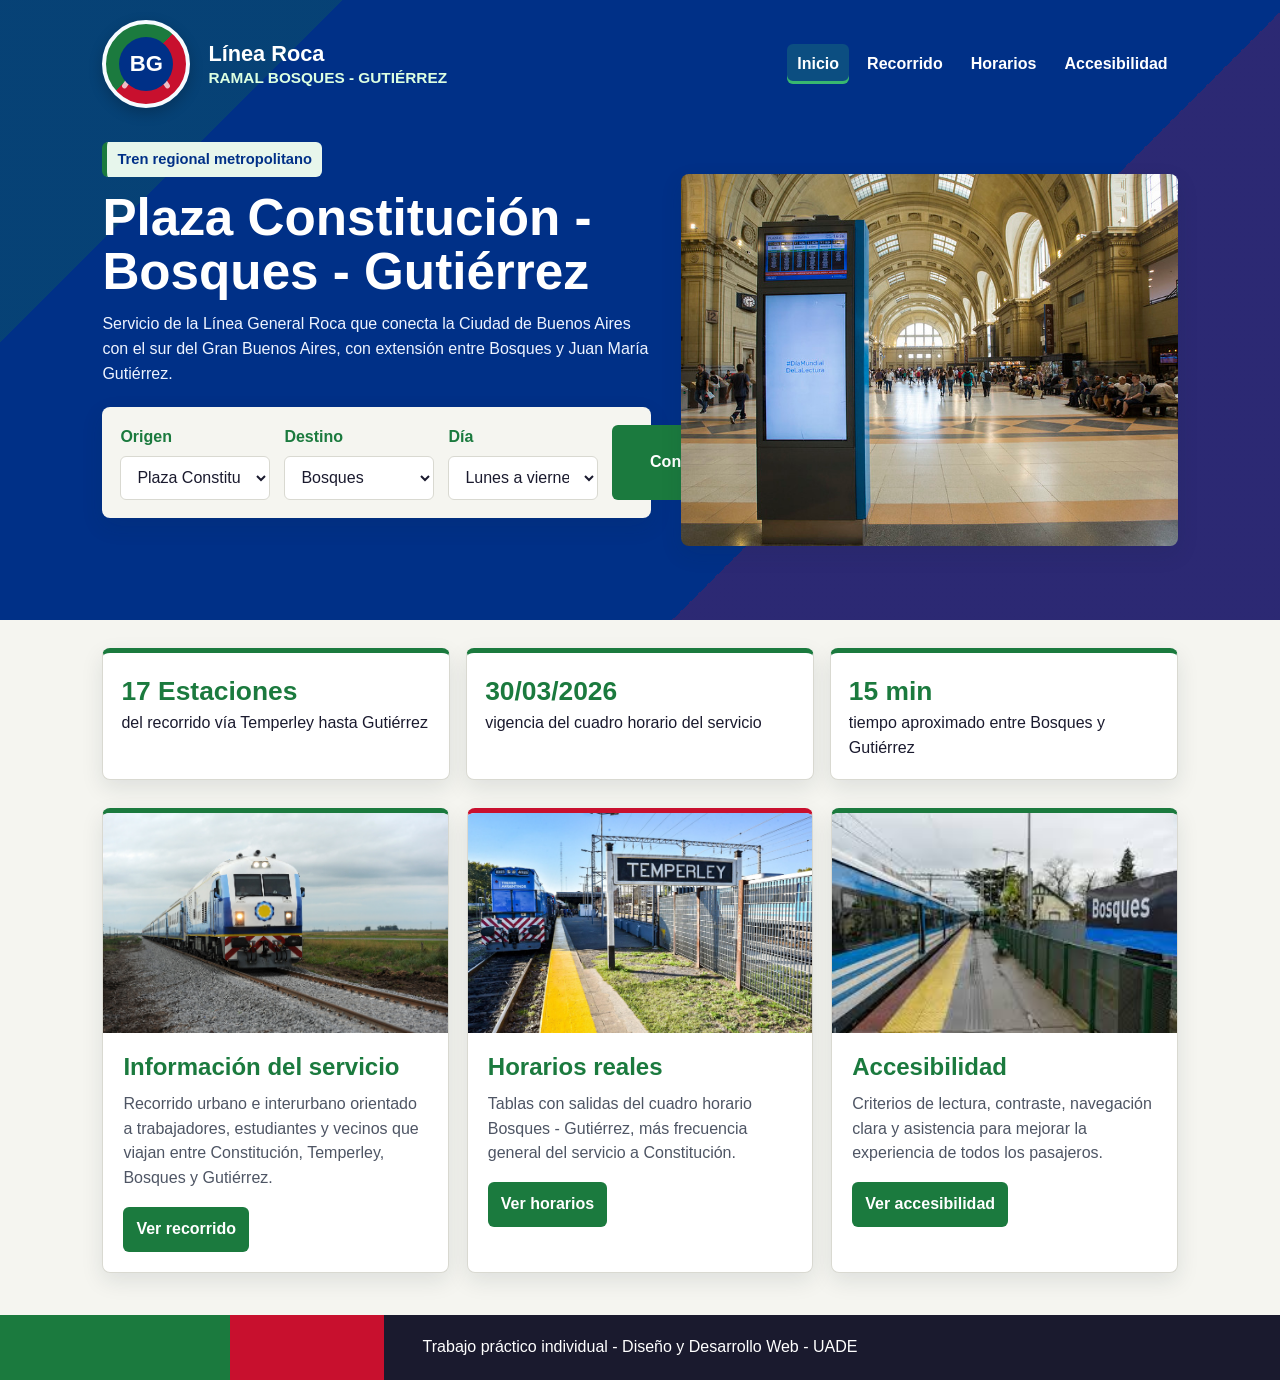
<file: index.html>
<!DOCTYPE html>
<html lang="es">

<head>
    <meta charset="UTF-8">
    <meta name="viewport" content="width=device-width, initial-scale=1.0">
    <title>Línea Roca | Bosques - Gutiérrez</title>
    <link rel="stylesheet" href="css/estilos.css">
</head>

<body>
    <header class="site-header">
        <div class="topbar">
            <a class="logo ramal-logo" href="index.html" aria-label="Línea Roca, Ramal Bosques Gutiérrez">
                <span class="ramal-icono" aria-hidden="true"><span>BG</span></span>
                <span class="logo-texto">
                    <strong>Línea Roca</strong>
                    <small>Ramal Bosques - Gutiérrez</small>
                </span>
            </a>

            <nav aria-label="Navegación principal">
                <ul class="menu">
                    <li><a aria-current="page" href="index.html">Inicio</a></li>
                    <li><a href="recorrido.html">Recorrido</a></li>
                    <li><a href="horarios.html">Horarios</a></li>
                    <li><a href="accesibilidad.html">Accesibilidad</a></li>
                </ul>
            </nav>
        </div>

        <section class="hero">
            <div class="hero-texto">
                <span class="etiqueta">Tren regional metropolitano</span>
                <h1>Plaza Constitución - Bosques - Gutiérrez</h1>
                <p>
                    Servicio de la Línea General Roca que conecta la Ciudad de Buenos Aires
                    con el sur del Gran Buenos Aires, con extensión entre Bosques y Juan
                    María Gutiérrez.
                </p>

                <form class="buscador" id="consulta-form">
                    <div class="campo">
                        <label for="origen">Origen</label>
                        <select id="origen" name="origen">
                            <option value="constitucion">Plaza Constitución</option>
                            <option value="temperley">Temperley</option>
                            <option value="bosques">Bosques</option>
                            <option value="gutierrez">Juan María Gutiérrez</option>
                        </select>
                    </div>

                    <div class="campo">
                        <label for="destino">Destino</label>
                        <select id="destino" name="destino">
                            <option value="bosques">Bosques</option>
                            <option value="gutierrez">Juan María Gutiérrez</option>
                            <option value="temperley">Temperley</option>
                            <option value="constitucion">Plaza Constitución</option>
                        </select>
                    </div>

                    <div class="campo">
                        <label for="dia">Día</label>
                        <select id="dia" name="dia">
                            <option value="habiles">Lunes a viernes</option>
                            <option value="sabado">Sábado</option>
                            <option value="domingo">Domingos y feriados</option>
                        </select>
                    </div>

                    <button type="submit">Consultar</button>
                </form>

                <p id="mensaje" class="mensaje" role="status"></p>
            </div>

            <div class="hero-imagen">
                <img src="img/constitucion.jpg" alt="Hall de la estación Plaza Constitución">
            </div>
        </section>
    </header>

    <main>
        <section class="resumen-servicio" aria-label="Datos principales del servicio">
            <article>
                <span class="dato">17 Estaciones</span>
                <p> del recorrido vía Temperley hasta Gutiérrez</p>
            </article>
            <article>
                <span class="dato">30/03/2026</span>
                <p>vigencia del cuadro horario del servicio</p>
            </article>
            <article>
                <span class="dato">15 min</span>
                <p>tiempo aproximado entre Bosques y Gutiérrez</p>
            </article>
        </section>

        <section class="tarjetas-home">
            <article class="card-home">
                <img src="img/tren-roca.jpg" alt="Formación eléctrica de la Línea Roca">
                <div class="contenido-card">
                    <h2>Información del servicio</h2>
                    <p>
                        Recorrido urbano e interurbano orientado a trabajadores, estudiantes
                        y vecinos que viajan entre Constitución, Temperley, Bosques y Gutiérrez.
                    </p>
                    <a href="recorrido.html">Ver recorrido</a>
                </div>
            </article>

            <article class="card-home">
                <img src="img/temperley.jpg" alt="Andenes de la estación Temperley">
                <div class="contenido-card">
                    <h2>Horarios reales</h2>
                    <p>
                        Tablas con salidas del cuadro horario Bosques - Gutiérrez,
                        más frecuencia general del servicio a Constitución.
                    </p>
                    <a href="horarios.html">Ver horarios</a>
                </div>
            </article>

            <article class="card-home">
                <img src="img/bosques.jpg" alt="Estación Bosques de la Línea Roca">
                <div class="contenido-card">
                    <h2>Accesibilidad</h2>
                    <p>
                        Criterios de lectura, contraste, navegación clara y asistencia para
                        mejorar la experiencia de todos los pasajeros.
                    </p>
                    <a href="accesibilidad.html">Ver accesibilidad</a>
                </div>
            </article>
        </section>
    </main>

    <footer class="footer">
        <p>Trabajo práctico individual - Diseño y Desarrollo Web - UADE</p>
    </footer>

    <script src="js/app.js"></script>
</body>

</html>
</file>
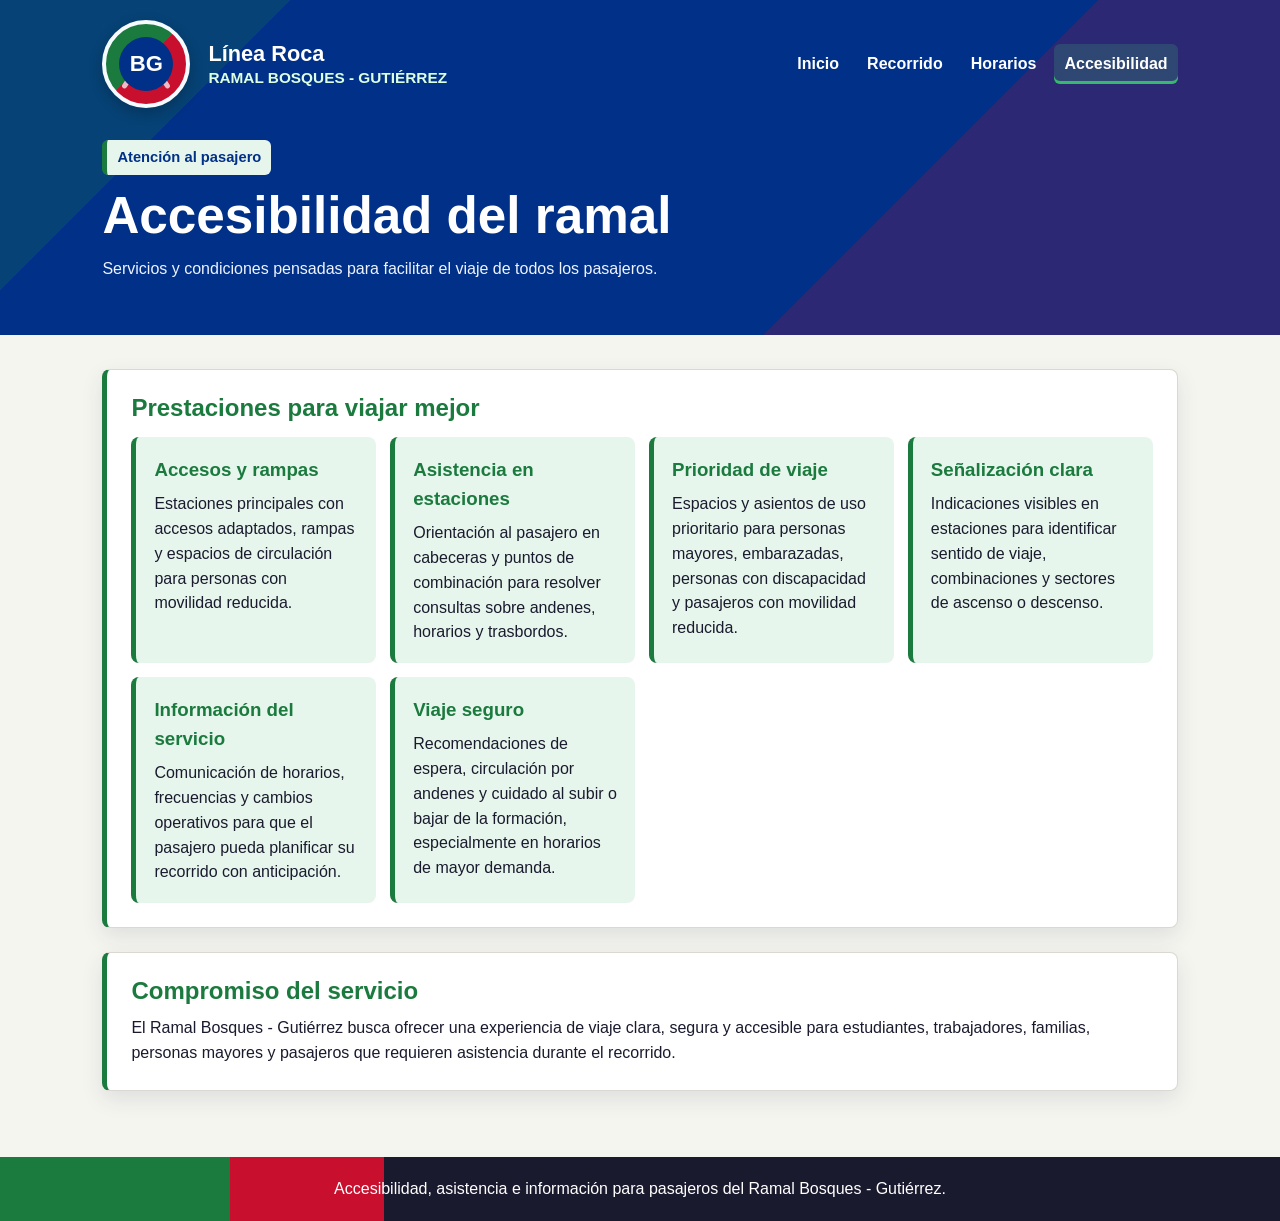
<file: accesibilidad.html>
<!DOCTYPE html>
<html lang="es">

<head>
    <meta charset="UTF-8">
    <meta name="viewport" content="width=device-width, initial-scale=1.0">
    <title>Línea Roca | Accesibilidad</title>
    <link rel="stylesheet" href="css/estilos.css">
</head>

<body>
    <header class="header-interno">
        <div class="topbar">
            <a class="logo ramal-logo" href="index.html" aria-label="Línea Roca, Ramal Bosques Gutiérrez">
                <span class="ramal-icono" aria-hidden="true"><span>BG</span></span>
                <span class="logo-texto">
                    <strong>Línea Roca</strong>
                    <small>Ramal Bosques - Gutiérrez</small>
                </span>
            </a>

            <nav aria-label="Navegación principal">
                <ul class="menu">
                    <li><a href="index.html">Inicio</a></li>
                    <li><a href="recorrido.html">Recorrido</a></li>
                    <li><a href="horarios.html">Horarios</a></li>
                    <li><a aria-current="page" href="accesibilidad.html">Accesibilidad</a></li>
                </ul>
            </nav>
        </div>

        <div class="titulo-pagina">
            <span class="etiqueta">Atención al pasajero</span>
            <h1>Accesibilidad del ramal</h1>
            <p>Servicios y condiciones pensadas para facilitar el viaje de todos los pasajeros.</p>
        </div>
    </header>

    <main class="contenedor">
        <section class="tarjeta">
            <h2>Prestaciones para viajar mejor</h2>
            <div class="grid-accesibilidad">
                <article class="item-acceso">
                    <h3>Accesos y rampas</h3>
                    <p>Estaciones principales con accesos adaptados, rampas y espacios de circulación para personas con movilidad reducida.</p>
                </article>

                <article class="item-acceso">
                    <h3>Asistencia en estaciones</h3>
                    <p>Orientación al pasajero en cabeceras y puntos de combinación para resolver consultas sobre andenes, horarios y trasbordos.</p>
                </article>

                <article class="item-acceso">
                    <h3>Prioridad de viaje</h3>
                    <p>Espacios y asientos de uso prioritario para personas mayores, embarazadas, personas con discapacidad y pasajeros con movilidad reducida.</p>
                </article>

                <article class="item-acceso">
                    <h3>Señalización clara</h3>
                    <p>Indicaciones visibles en estaciones para identificar sentido de viaje, combinaciones y sectores de ascenso o descenso.</p>
                </article>

                <article class="item-acceso">
                    <h3>Información del servicio</h3>
                    <p>Comunicación de horarios, frecuencias y cambios operativos para que el pasajero pueda planificar su recorrido con anticipación.</p>
                </article>

                <article class="item-acceso">
                    <h3>Viaje seguro</h3>
                    <p>Recomendaciones de espera, circulación por andenes y cuidado al subir o bajar de la formación, especialmente en horarios de mayor demanda.</p>
                </article>
            </div>
        </section>

        <section class="tarjeta">
            <h2>Compromiso del servicio</h2>
            <p>
                El Ramal Bosques - Gutiérrez busca ofrecer una experiencia de viaje clara,
                segura y accesible para estudiantes, trabajadores, familias, personas mayores
                y pasajeros que requieren asistencia durante el recorrido.
            </p>
        </section>
    </main>

    <footer class="footer">
        <p>Accesibilidad, asistencia e información para pasajeros del Ramal Bosques - Gutiérrez.</p>
    </footer>
</body>

</html>
</file>
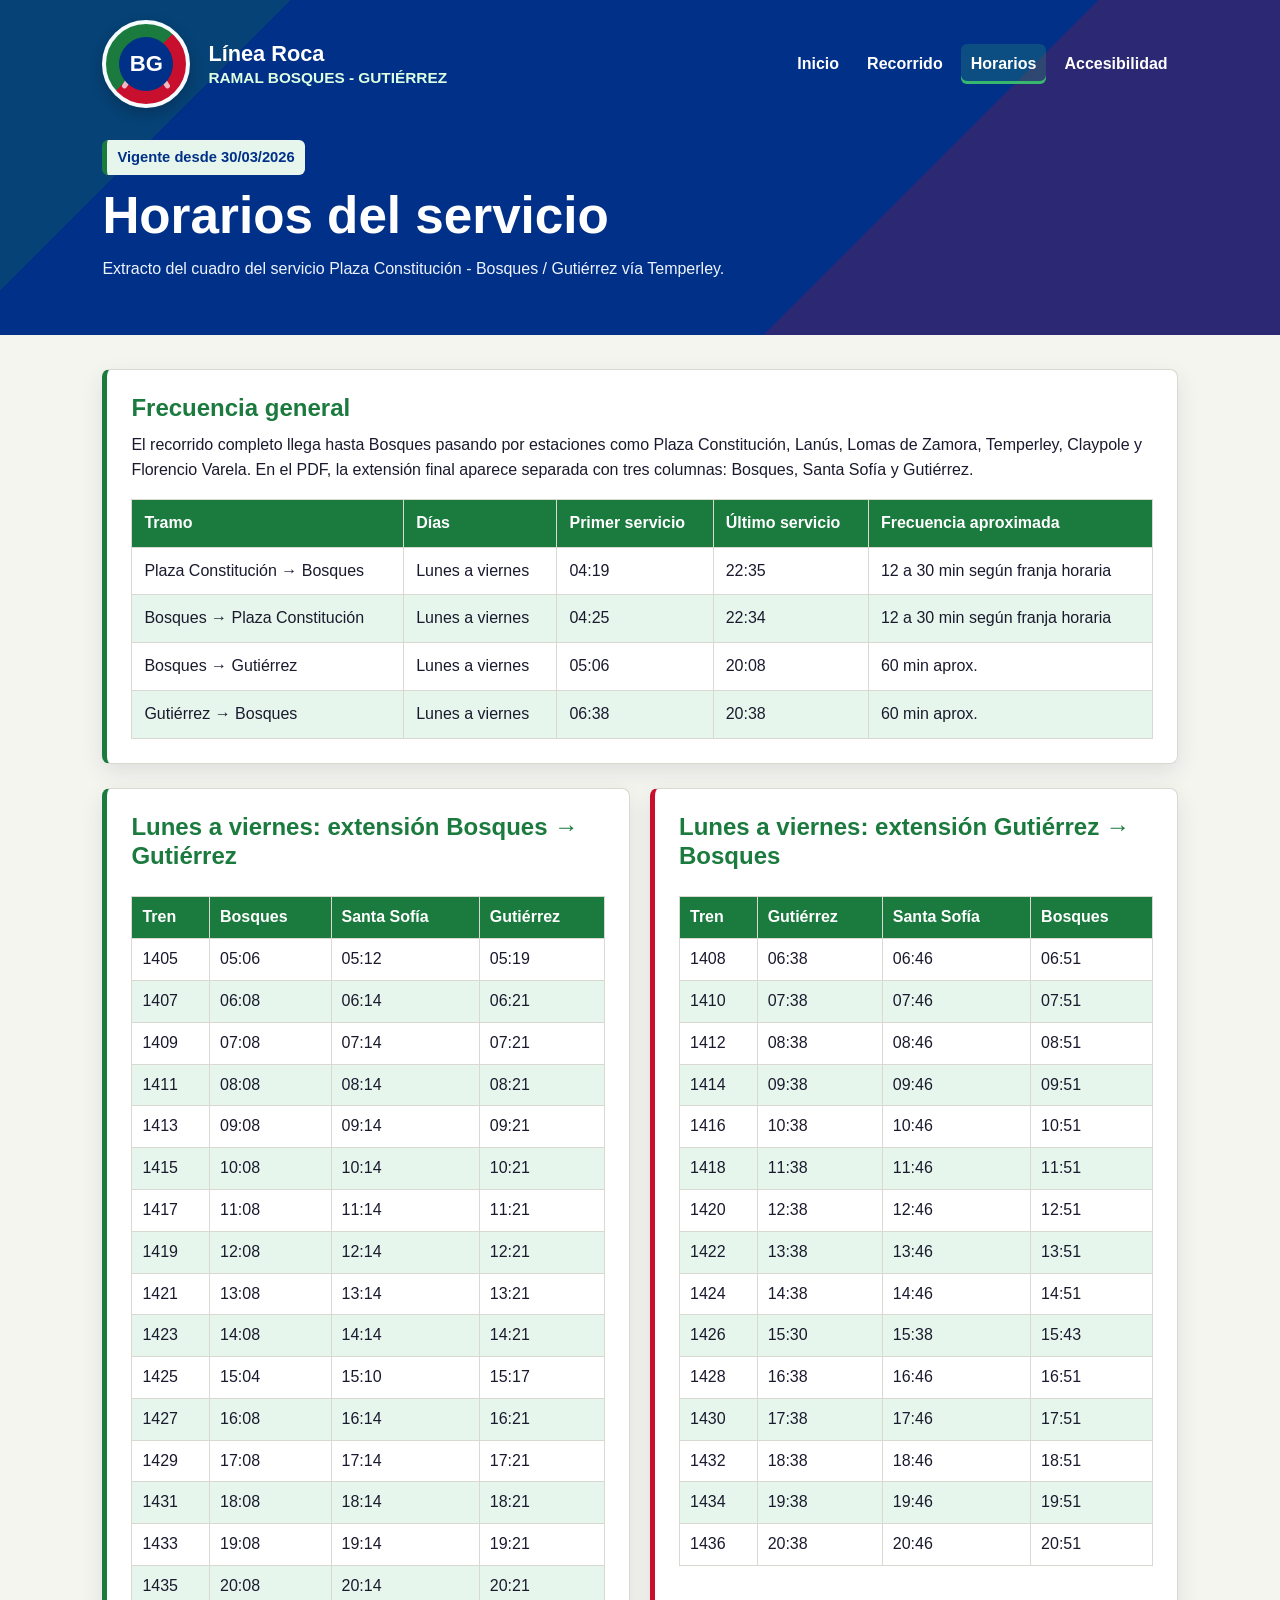
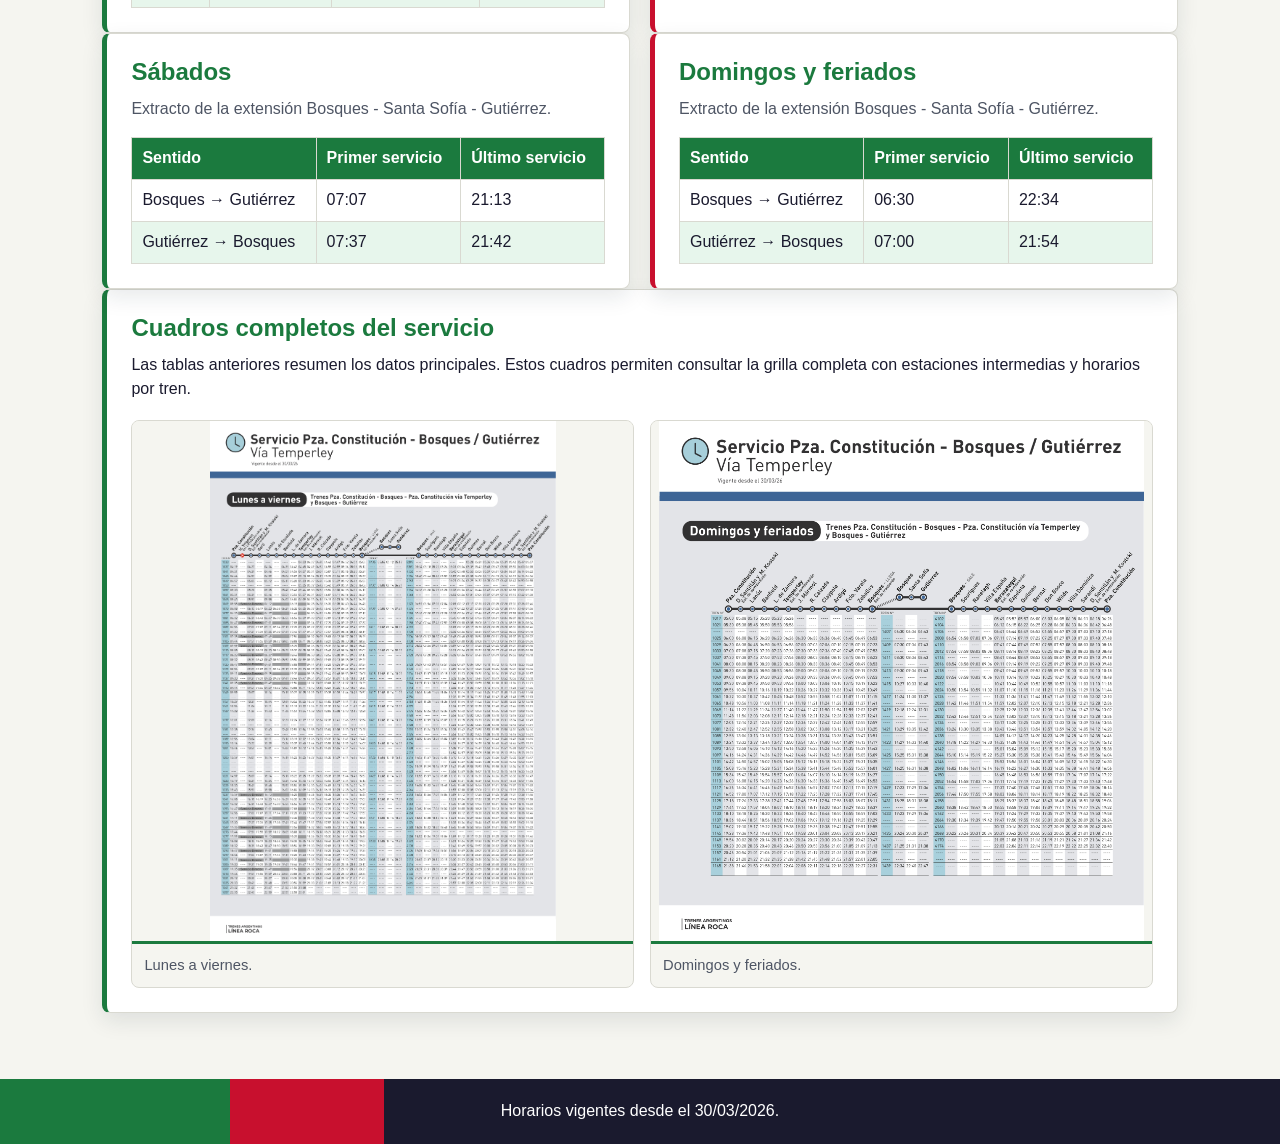
<file: horarios.html>
<!DOCTYPE html>
<html lang="es">

<head>
    <meta charset="UTF-8">
    <meta name="viewport" content="width=device-width, initial-scale=1.0">
    <title>Línea Roca | Horarios</title>
    <link rel="stylesheet" href="css/estilos.css">
</head>

<body>
    <header class="header-interno">
        <div class="topbar">
            <a class="logo ramal-logo" href="index.html" aria-label="Línea Roca, Ramal Bosques Gutiérrez">
                <span class="ramal-icono" aria-hidden="true"><span>BG</span></span>
                <span class="logo-texto">
                    <strong>Línea Roca</strong>
                    <small>Ramal Bosques - Gutiérrez</small>
                </span>
            </a>

            <nav aria-label="Navegación principal">
                <ul class="menu">
                    <li><a href="index.html">Inicio</a></li>
                    <li><a href="recorrido.html">Recorrido</a></li>
                    <li><a aria-current="page" href="horarios.html">Horarios</a></li>
                    <li><a href="accesibilidad.html">Accesibilidad</a></li>
                </ul>
            </nav>
        </div>

        <div class="titulo-pagina">
            <span class="etiqueta">Vigente desde 30/03/2026</span>
            <h1>Horarios del servicio</h1>
            <p>Extracto del cuadro del servicio Plaza Constitución - Bosques / Gutiérrez vía Temperley.</p>
        </div>
    </header>

    <main class="contenedor">
        <section class="tarjeta">
            <h2>Frecuencia general</h2>
            <p>
                El recorrido completo llega hasta Bosques pasando por estaciones como Plaza
                Constitución, Lanús, Lomas de Zamora, Temperley, Claypole y Florencio Varela.
                En el PDF, la extensión final aparece separada con tres columnas:
                Bosques, Santa Sofía y Gutiérrez.
            </p>
            <div class="tabla-scroll">
                <table>
                    <thead>
                        <tr>
                            <th>Tramo</th>
                            <th>Días</th>
                            <th>Primer servicio</th>
                            <th>Último servicio</th>
                            <th>Frecuencia aproximada</th>
                        </tr>
                    </thead>
                    <tbody>
                        <tr>
                            <td>Plaza Constitución → Bosques</td>
                            <td>Lunes a viernes</td>
                            <td>04:19</td>
                            <td>22:35</td>
                            <td>12 a 30 min según franja horaria</td>
                        </tr>
                        <tr>
                            <td>Bosques → Plaza Constitución</td>
                            <td>Lunes a viernes</td>
                            <td>04:25</td>
                            <td>22:34</td>
                            <td>12 a 30 min según franja horaria</td>
                        </tr>
                        <tr>
                            <td>Bosques → Gutiérrez</td>
                            <td>Lunes a viernes</td>
                            <td>05:06</td>
                            <td>20:08</td>
                            <td>60 min aprox.</td>
                        </tr>
                        <tr>
                            <td>Gutiérrez → Bosques</td>
                            <td>Lunes a viernes</td>
                            <td>06:38</td>
                            <td>20:38</td>
                            <td>60 min aprox.</td>
                        </tr>
                    </tbody>
                </table>
            </div>
        </section>

        <section class="grid-dos-columnas">
            <article class="tarjeta">
                <h2>Lunes a viernes: extensión Bosques → Gutiérrez</h2>
                <div class="tabla-scroll">
                    <table class="tabla-compacta">
                        <thead>
                            <tr>
                                <th>Tren</th>
                                <th>Bosques</th>
                                <th>Santa Sofía</th>
                                <th>Gutiérrez</th>
                            </tr>
                        </thead>
                        <tbody>
                            <tr><td>1405</td><td>05:06</td><td>05:12</td><td>05:19</td></tr>
                            <tr><td>1407</td><td>06:08</td><td>06:14</td><td>06:21</td></tr>
                            <tr><td>1409</td><td>07:08</td><td>07:14</td><td>07:21</td></tr>
                            <tr><td>1411</td><td>08:08</td><td>08:14</td><td>08:21</td></tr>
                            <tr><td>1413</td><td>09:08</td><td>09:14</td><td>09:21</td></tr>
                            <tr><td>1415</td><td>10:08</td><td>10:14</td><td>10:21</td></tr>
                            <tr><td>1417</td><td>11:08</td><td>11:14</td><td>11:21</td></tr>
                            <tr><td>1419</td><td>12:08</td><td>12:14</td><td>12:21</td></tr>
                            <tr><td>1421</td><td>13:08</td><td>13:14</td><td>13:21</td></tr>
                            <tr><td>1423</td><td>14:08</td><td>14:14</td><td>14:21</td></tr>
                            <tr><td>1425</td><td>15:04</td><td>15:10</td><td>15:17</td></tr>
                            <tr><td>1427</td><td>16:08</td><td>16:14</td><td>16:21</td></tr>
                            <tr><td>1429</td><td>17:08</td><td>17:14</td><td>17:21</td></tr>
                            <tr><td>1431</td><td>18:08</td><td>18:14</td><td>18:21</td></tr>
                            <tr><td>1433</td><td>19:08</td><td>19:14</td><td>19:21</td></tr>
                            <tr><td>1435</td><td>20:08</td><td>20:14</td><td>20:21</td></tr>
                        </tbody>
                    </table>
                </div>
            </article>

            <article class="tarjeta">
                <h2>Lunes a viernes: extensión Gutiérrez → Bosques</h2>
                <div class="tabla-scroll">
                    <table class="tabla-compacta">
                        <thead>
                            <tr>
                                <th>Tren</th>
                                <th>Gutiérrez</th>
                                <th>Santa Sofía</th>
                                <th>Bosques</th>
                            </tr>
                        </thead>
                        <tbody>
                            <tr><td>1408</td><td>06:38</td><td>06:46</td><td>06:51</td></tr>
                            <tr><td>1410</td><td>07:38</td><td>07:46</td><td>07:51</td></tr>
                            <tr><td>1412</td><td>08:38</td><td>08:46</td><td>08:51</td></tr>
                            <tr><td>1414</td><td>09:38</td><td>09:46</td><td>09:51</td></tr>
                            <tr><td>1416</td><td>10:38</td><td>10:46</td><td>10:51</td></tr>
                            <tr><td>1418</td><td>11:38</td><td>11:46</td><td>11:51</td></tr>
                            <tr><td>1420</td><td>12:38</td><td>12:46</td><td>12:51</td></tr>
                            <tr><td>1422</td><td>13:38</td><td>13:46</td><td>13:51</td></tr>
                            <tr><td>1424</td><td>14:38</td><td>14:46</td><td>14:51</td></tr>
                            <tr><td>1426</td><td>15:30</td><td>15:38</td><td>15:43</td></tr>
                            <tr><td>1428</td><td>16:38</td><td>16:46</td><td>16:51</td></tr>
                            <tr><td>1430</td><td>17:38</td><td>17:46</td><td>17:51</td></tr>
                            <tr><td>1432</td><td>18:38</td><td>18:46</td><td>18:51</td></tr>
                            <tr><td>1434</td><td>19:38</td><td>19:46</td><td>19:51</td></tr>
                            <tr><td>1436</td><td>20:38</td><td>20:46</td><td>20:51</td></tr>
                        </tbody>
                    </table>
                </div>
            </article>
        </section>

        <section class="grid-dos-columnas">
            <article class="tarjeta">
                <h2>Sábados</h2>
                <p class="texto-ayuda">Extracto de la extensión Bosques - Santa Sofía - Gutiérrez.</p>
                <div class="tabla-scroll">
                    <table class="tabla-compacta">
                        <thead>
                            <tr><th>Sentido</th><th>Primer servicio</th><th>Último servicio</th></tr>
                        </thead>
                        <tbody>
                            <tr><td>Bosques → Gutiérrez</td><td>07:07</td><td>21:13</td></tr>
                            <tr><td>Gutiérrez → Bosques</td><td>07:37</td><td>21:42</td></tr>
                        </tbody>
                    </table>
                </div>
            </article>

            <article class="tarjeta">
                <h2>Domingos y feriados</h2>
                <p class="texto-ayuda">Extracto de la extensión Bosques - Santa Sofía - Gutiérrez.</p>
                <div class="tabla-scroll">
                    <table class="tabla-compacta">
                        <thead>
                            <tr><th>Sentido</th><th>Primer servicio</th><th>Último servicio</th></tr>
                        </thead>
                        <tbody>
                            <tr><td>Bosques → Gutiérrez</td><td>06:30</td><td>22:34</td></tr>
                            <tr><td>Gutiérrez → Bosques</td><td>07:00</td><td>21:54</td></tr>
                        </tbody>
                    </table>
                </div>
            </article>
        </section>

        <section class="tarjeta">
            <h2>Cuadros completos del servicio</h2>
            <p>
                Las tablas anteriores resumen los datos principales. Estos cuadros permiten
                consultar la grilla completa con estaciones intermedias y horarios por tren.
            </p>
            <div class="grid-capturas">
                <figure class="captura-pdf">
                    <img src="img/cuadro-habiles.png" alt="Cuadro completo de lunes a viernes del servicio Plaza Constitución - Bosques - Gutiérrez vía Temperley">
                    <figcaption>Lunes a viernes.</figcaption>
                </figure>

                <figure class="captura-pdf">
                    <img src="img/cuadro-domingos-feriados.png" alt="Cuadro completo de domingos y feriados del servicio Plaza Constitución - Bosques - Gutiérrez vía Temperley">
                    <figcaption>Domingos y feriados.</figcaption>
                </figure>
            </div>
        </section>
    </main>

    <footer class="footer">
        <p>Horarios vigentes desde el 30/03/2026.</p>
    </footer>
</body>

</html>
</file>
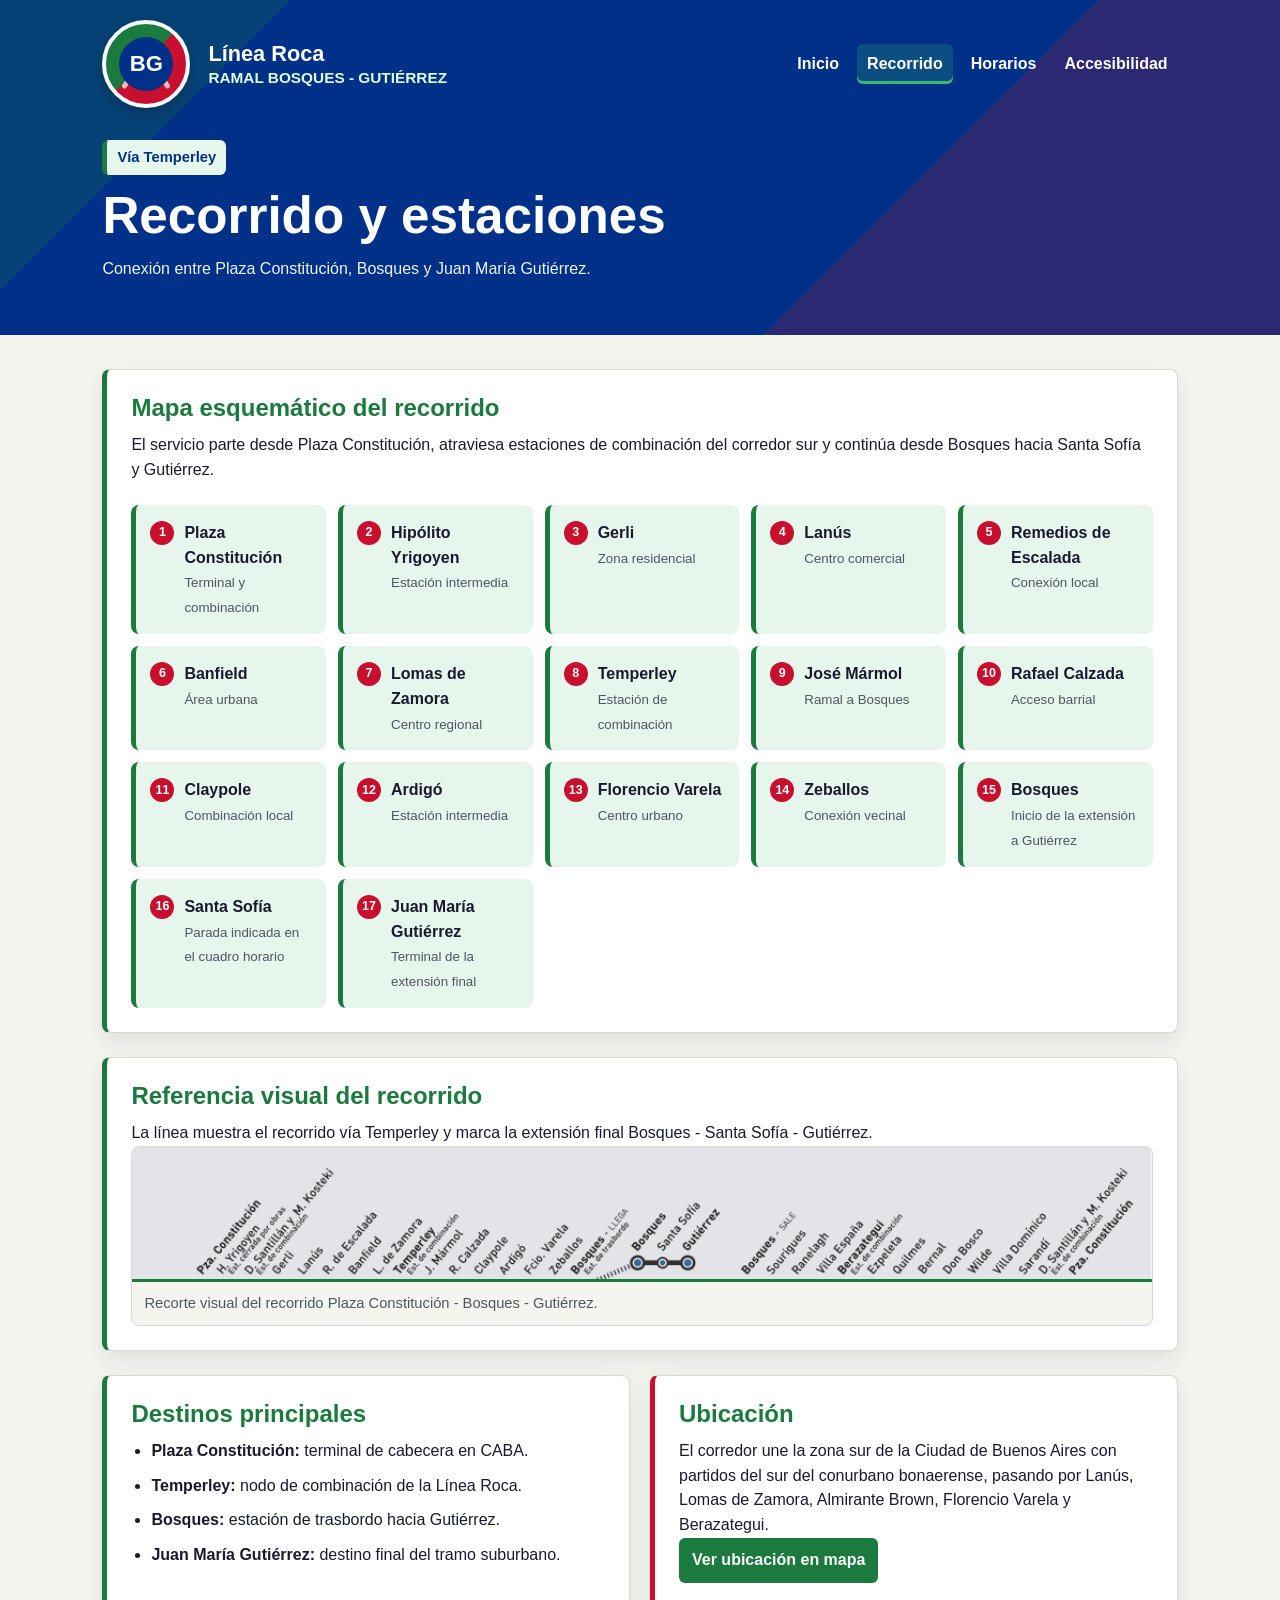
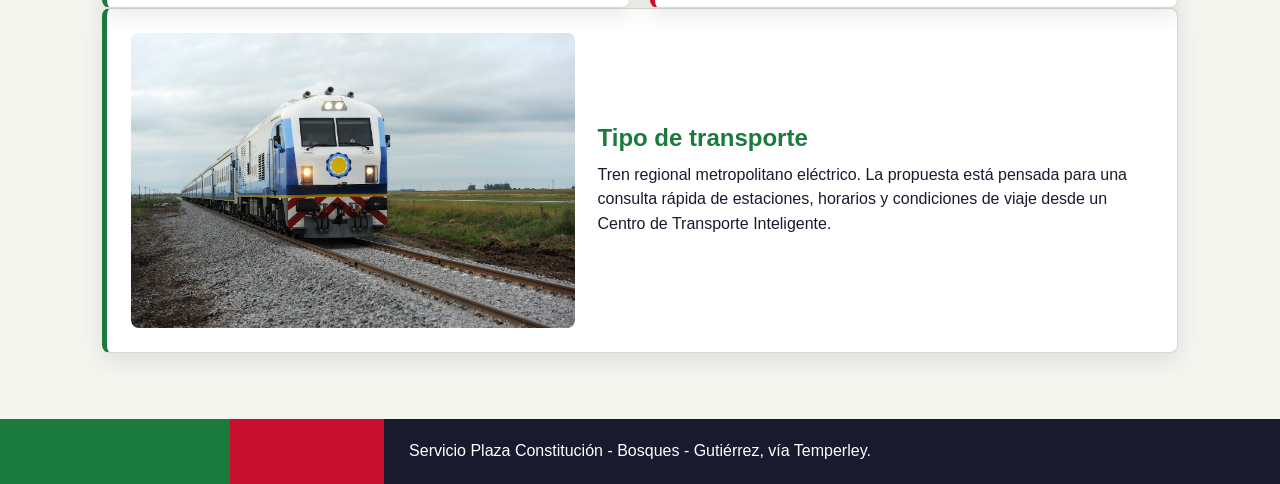
<file: recorrido.html>
<!DOCTYPE html>
<html lang="es">

<head>
    <meta charset="UTF-8">
    <meta name="viewport" content="width=device-width, initial-scale=1.0">
    <title>Línea Roca | Recorrido</title>
    <link rel="stylesheet" href="css/estilos.css">
</head>

<body>
    <header class="header-interno">
        <div class="topbar">
            <a class="logo ramal-logo" href="index.html" aria-label="Línea Roca, Ramal Bosques Gutiérrez">
                <span class="ramal-icono" aria-hidden="true"><span>BG</span></span>
                <span class="logo-texto">
                    <strong>Línea Roca</strong>
                    <small>Ramal Bosques - Gutiérrez</small>
                </span>
            </a>

            <nav aria-label="Navegación principal">
                <ul class="menu">
                    <li><a href="index.html">Inicio</a></li>
                    <li><a aria-current="page" href="recorrido.html">Recorrido</a></li>
                    <li><a href="horarios.html">Horarios</a></li>
                    <li><a href="accesibilidad.html">Accesibilidad</a></li>
                </ul>
            </nav>
        </div>

        <div class="titulo-pagina">
            <span class="etiqueta">Vía Temperley</span>
            <h1>Recorrido y estaciones</h1>
            <p>Conexión entre Plaza Constitución, Bosques y Juan María Gutiérrez.</p>
        </div>
    </header>

    <main class="contenedor">
        <section class="tarjeta">
            <h2>Mapa esquemático del recorrido</h2>
            <p>
                El servicio parte desde Plaza Constitución, atraviesa estaciones de combinación
                del corredor sur y continúa desde Bosques hacia Santa Sofía y Gutiérrez.
            </p>

            <ol class="linea-recorrido" aria-label="Estaciones del recorrido vía Temperley">
                <li><span>Plaza Constitución</span><small>Terminal y combinación</small></li>
                <li><span>Hipólito Yrigoyen</span><small>Estación intermedia</small></li>
                <li><span>Gerli</span><small>Zona residencial</small></li>
                <li><span>Lanús</span><small>Centro comercial</small></li>
                <li><span>Remedios de Escalada</span><small>Conexión local</small></li>
                <li><span>Banfield</span><small>Área urbana</small></li>
                <li><span>Lomas de Zamora</span><small>Centro regional</small></li>
                <li><span>Temperley</span><small>Estación de combinación</small></li>
                <li><span>José Mármol</span><small>Ramal a Bosques</small></li>
                <li><span>Rafael Calzada</span><small>Acceso barrial</small></li>
                <li><span>Claypole</span><small>Combinación local</small></li>
                <li><span>Ardigó</span><small>Estación intermedia</small></li>
                <li><span>Florencio Varela</span><small>Centro urbano</small></li>
                <li><span>Zeballos</span><small>Conexión vecinal</small></li>
                <li><span>Bosques</span><small>Inicio de la extensión a Gutiérrez</small></li>
                <li><span>Santa Sofía</span><small>Parada indicada en el cuadro horario</small></li>
                <li><span>Juan María Gutiérrez</span><small>Terminal de la extensión final</small></li>
            </ol>
        </section>

        <section class="tarjeta">
            <h2>Referencia visual del recorrido</h2>
            <p>
                La línea muestra el recorrido vía Temperley y marca la extensión final
                Bosques - Santa Sofía - Gutiérrez.
            </p>
            <figure class="captura-pdf">
                <img src="img/recorrido-linea.png" alt="Línea de estaciones del servicio Plaza Constitución - Bosques - Gutiérrez vía Temperley">
                <figcaption>Recorte visual del recorrido Plaza Constitución - Bosques - Gutiérrez.</figcaption>
            </figure>
        </section>

        <section class="grid-dos-columnas">
            <article class="tarjeta">
                <h2>Destinos principales</h2>
                <ul class="lista-info">
                    <li><strong>Plaza Constitución:</strong> terminal de cabecera en CABA.</li>
                    <li><strong>Temperley:</strong> nodo de combinación de la Línea Roca.</li>
                    <li><strong>Bosques:</strong> estación de trasbordo hacia Gutiérrez.</li>
                    <li><strong>Juan María Gutiérrez:</strong> destino final del tramo suburbano.</li>
                </ul>
            </article>

            <article class="tarjeta">
                <h2>Ubicación</h2>
                <p>
                    El corredor une la zona sur de la Ciudad de Buenos Aires con partidos del
                    sur del conurbano bonaerense, pasando por Lanús, Lomas de Zamora, Almirante
                    Brown, Florencio Varela y Berazategui.
                </p>
                <a class="boton-secundario" href="https://www.google.com/maps/search/Estaci%C3%B3n+Juan+Mar%C3%ADa+Guti%C3%A9rrez+L%C3%ADnea+Roca" target="_blank" rel="noreferrer">
                    Ver ubicación en mapa
                </a>
            </article>
        </section>

        <section class="tarjeta media-destacada">
            <img class="imagen-grande" src="img/tren-roca.jpg" alt="Tren de la Línea Roca detenido en estación">
            <div>
                <h2>Tipo de transporte</h2>
                <p>
                    Tren regional metropolitano eléctrico. La propuesta está pensada para una
                    consulta rápida de estaciones, horarios y condiciones de viaje desde un
                    Centro de Transporte Inteligente.
                </p>
            </div>
        </section>
    </main>

    <footer class="footer">
        <p>Servicio Plaza Constitución - Bosques - Gutiérrez, vía Temperley.</p>
    </footer>
</body>

</html>
</file>
<file: css/estilos.css>
:root{
    --azul:#003087;
    --azul-oscuro:#1a1a2e;
    --celeste:#e8f0fb;
    --verde:#1b7a3e;
    --verde-claro:#e7f6ec;
    --verde-brillante:#38b86f;
    --rojo:#c8102e;
    --rojo-claro:#fde9ee;
    --fondo:#f5f5f0;
    --texto:#1a1a2e;
    --muted:#4e5564;
    --borde:#d9d9d1;
    --blanco:#ffffff;
    --sombra:0 8px 22px rgba(15,35,52,0.10);
}

*{
    margin:0;
    padding:0;
    box-sizing:border-box;
}

body{
    font-family:Arial, Helvetica, sans-serif;
    background:var(--fondo);
    color:var(--texto);
    line-height:1.55;
}

a{
    color:inherit;
}

.site-header,
.header-interno{
    background:
        linear-gradient(135deg,rgba(27,122,62,0.24) 0 18%,transparent 18% 68%,rgba(200,16,46,0.22) 68% 100%),
        var(--azul);
    color:var(--blanco);
    padding:20px 8% 42px;
}

.header-interno{
    padding-bottom:34px;
}

.topbar{
    display:flex;
    justify-content:space-between;
    align-items:center;
    gap:18px;
    flex-wrap:wrap;
}

.logo{
    font-size:1.35rem;
    font-weight:700;
    text-decoration:none;
}

.ramal-logo{
    display:flex;
    align-items:center;
    gap:18px;
    max-width:430px;
}

.logo-texto{
    display:flex;
    flex-direction:column;
    line-height:1.1;
}

.logo-texto strong{
    font-size:1.36rem;
}

.logo-texto small{
    margin-top:4px;
    color:#dcffe1;
    font-size:0.96rem;
    font-weight:800;
    text-transform:uppercase;
}

.ramal-icono{
    position:relative;
    display:grid;
    place-items:center;
    flex:0 0 88px;
    width:88px;
    height:88px;
    border:4px solid #f6fbff;
    border-radius:50%;
    background:linear-gradient(135deg,var(--verde) 0 48%,var(--rojo) 48% 100%);
    box-shadow:0 5px 14px rgba(0,0,0,0.22);
    overflow:hidden;
    transition:transform 0.18s ease, box-shadow 0.18s ease;
}

.ramal-icono::before,
.ramal-icono::after{
    content:"";
    position:absolute;
    top:14%;
    width:5px;
    height:72%;
    background:rgba(255,255,255,0.72);
    border-radius:999px;
    z-index:1;
}

.ramal-icono::before{
    left:31px;
    transform:rotate(34deg);
}

.ramal-icono::after{
    right:31px;
    transform:rotate(-34deg);
}

.ramal-icono span{
    position:relative;
    z-index:2;
    display:grid;
    place-items:center;
    width:54px;
    height:54px;
    border-radius:50%;
    background:var(--azul);
    color:var(--blanco);
    font-size:1.38rem;
    font-weight:900;
    letter-spacing:0;
}

.ramal-logo:hover .ramal-icono{
    transform:translateY(-1px);
    box-shadow:0 8px 18px rgba(0,0,0,0.28);
}

.menu{
    display:flex;
    align-items:center;
    list-style:none;
    gap:8px;
    flex-wrap:wrap;
}

.menu a{
    display:inline-block;
    color:var(--blanco);
    text-decoration:none;
    font-weight:700;
    padding:8px 10px;
    border-radius:6px;
}

.menu a:hover,
.menu a[aria-current="page"]{
    background:rgba(56,184,111,0.22);
    box-shadow:inset 0 -3px 0 var(--verde-brillante);
}

.hero{
    margin-top:34px;
    display:grid;
    grid-template-columns:minmax(0,1.05fr) minmax(300px,0.95fr);
    gap:30px;
    align-items:center;
}

.hero-texto h1,
.titulo-pagina h1{
    font-size:clamp(2rem,4vw,3.3rem);
    line-height:1.05;
    margin:14px 0;
    max-width:760px;
}

.hero-texto p,
.titulo-pagina p{
    max-width:760px;
    color:#eef4ff;
    margin-bottom:20px;
}

.hero-imagen img,
.imagen-grande{
    width:100%;
    display:block;
    border-radius:8px;
    object-fit:cover;
}

.hero-imagen img{
    aspect-ratio:4/3;
    box-shadow:var(--sombra);
}

.etiqueta{
    display:inline-block;
    background:var(--verde-claro);
    color:var(--azul);
    border-left:5px solid var(--verde);
    padding:6px 10px;
    border-radius:6px;
    font-weight:700;
    font-size:0.92rem;
}

.buscador{
    background:var(--fondo);
    color:var(--texto);
    padding:18px;
    border-radius:8px;
    display:grid;
    grid-template-columns:repeat(4,minmax(150px,1fr));
    gap:14px;
    box-shadow:var(--sombra);
}

.campo{
    display:flex;
    flex-direction:column;
    gap:6px;
}

.campo label{
    color:var(--verde);
    font-weight:700;
}

select,
button{
    width:100%;
    min-height:44px;
    padding:10px 12px;
    border-radius:6px;
    font:inherit;
}

select{
    border:1px solid var(--borde);
    background:var(--blanco);
    color:var(--texto);
}

button,
.contenido-card a,
.boton-secundario{
    background:var(--verde);
    color:var(--blanco);
    border:0;
    text-decoration:none;
    font-weight:700;
    cursor:pointer;
}

button:hover,
.contenido-card a:hover,
.boton-secundario:hover{
    background:var(--rojo);
}

.mensaje{
    min-height:26px;
    margin-top:14px;
    font-weight:700;
    color:var(--blanco);
}

.mensaje-link{
    display:inline-block;
    margin-left:12px;
    padding:7px 10px;
    border-radius:6px;
    background:var(--rojo-claro);
    color:var(--rojo);
    text-decoration:none;
}

.mensaje-link:hover{
    background:var(--celeste);
}

.resumen-servicio,
.tarjetas-home,
.contenedor{
    padding-left:8%;
    padding-right:8%;
}

.resumen-servicio{
    display:grid;
    grid-template-columns:repeat(3,1fr);
    gap:16px;
    padding-top:28px;
}

.resumen-servicio article,
.card-home,
.tarjeta{
    background:var(--blanco);
    border:1px solid var(--borde);
    border-radius:8px;
    box-shadow:var(--sombra);
}

.resumen-servicio article{
    padding:18px;
    border-top:5px solid var(--verde);
}

.dato{
    display:block;
    color:var(--verde);
    font-size:1.65rem;
    font-weight:800;
}

.tarjetas-home{
    padding-top:28px;
    padding-bottom:42px;
    display:grid;
    grid-template-columns:repeat(3,minmax(0,1fr));
    gap:18px;
}

.card-home{
    overflow:hidden;
    border-top:5px solid var(--verde);
}

.card-home:nth-child(2){
    border-top:5px solid var(--rojo);
}

.card-home:nth-child(3){
    border-top:5px solid var(--verde);
}

.card-home img{
    width:100%;
    height:220px;
    object-fit:cover;
    display:block;
}

.contenido-card{
    padding:20px;
}

.contenido-card h2,
.tarjeta h2{
    color:var(--verde);
    line-height:1.2;
    margin-bottom:10px;
}

.contenido-card p{
    margin-bottom:16px;
    color:var(--muted);
}

.contenido-card a,
.boton-secundario{
    display:inline-block;
    padding:10px 13px;
    border-radius:6px;
}

.titulo-pagina{
    margin-top:32px;
}

.contenedor{
    padding-top:34px;
    padding-bottom:42px;
}

.tarjeta{
    padding:24px;
    margin-bottom:24px;
    border-left:5px solid var(--verde);
}

.grid-dos-columnas .tarjeta:nth-child(even){
    border-left-color:var(--rojo);
}

.grid-dos-columnas{
    display:grid;
    grid-template-columns:repeat(2,minmax(0,1fr));
    gap:20px;
}

.grid-dos-columnas .tarjeta{
    margin-bottom:0;
}

.linea-recorrido{
    list-style:none;
    display:grid;
    grid-template-columns:repeat(auto-fit,minmax(180px,1fr));
    gap:12px;
    margin-top:22px;
    counter-reset:estacion;
}

.linea-recorrido li{
    position:relative;
    min-height:104px;
    padding:16px 14px 14px 48px;
    background:var(--verde-claro);
    border-left:5px solid var(--verde);
    border-radius:8px;
    counter-increment:estacion;
}

.linea-recorrido li::before{
    content:counter(estacion);
    position:absolute;
    left:14px;
    top:16px;
    width:24px;
    height:24px;
    display:grid;
    place-items:center;
    border-radius:50%;
    background:var(--rojo);
    color:var(--blanco);
    font-size:0.78rem;
    font-weight:800;
}

.linea-recorrido span{
    display:block;
    color:var(--azul-oscuro);
    font-weight:800;
}

.linea-recorrido small,
.texto-ayuda{
    color:var(--muted);
}

.lista-info{
    padding-left:20px;
}

.lista-info li{
    margin-bottom:10px;
}

.media-destacada{
    display:grid;
    grid-template-columns:minmax(260px,0.8fr) 1fr;
    gap:22px;
    align-items:center;
}

.grid-capturas{
    display:grid;
    grid-template-columns:repeat(2,minmax(0,1fr));
    gap:16px;
    margin-top:18px;
}

.captura-pdf{
    border:1px solid var(--borde);
    border-radius:8px;
    overflow:hidden;
    background:var(--fondo);
}

.captura-pdf img{
    display:block;
    width:100%;
    max-height:520px;
    object-fit:contain;
    background:var(--fondo);
}

.captura-pdf figcaption{
    padding:10px 12px;
    color:var(--muted);
    font-size:0.92rem;
    border-top:3px solid var(--verde);
}

.tabla-scroll{
    width:100%;
    overflow-x:auto;
}

table{
    width:100%;
    min-width:620px;
    border-collapse:collapse;
    margin-top:16px;
    background:var(--blanco);
}

th,
td{
    border:1px solid var(--borde);
    padding:11px 12px;
    text-align:left;
    vertical-align:top;
}

th{
    background:var(--verde);
    color:var(--blanco);
}

tbody tr:nth-child(even){
    background:var(--verde-claro);
}

.tabla-compacta{
    min-width:420px;
}

.tabla-compacta th,
.tabla-compacta td{
    padding:8px 10px;
}

.grid-accesibilidad{
    display:grid;
    grid-template-columns:repeat(auto-fit,minmax(230px,1fr));
    gap:14px;
    margin-top:14px;
}

.item-acceso{
    background:var(--verde-claro);
    border-left:5px solid var(--verde);
    padding:18px;
    border-radius:8px;
}

.item-acceso h3{
    margin-bottom:8px;
    color:var(--verde);
}

.footer{
    background:
        linear-gradient(90deg,var(--verde) 0 18%,var(--rojo) 18% 30%,transparent 30% 100%),
        var(--azul-oscuro);
    color:var(--blanco);
    text-align:center;
    padding:20px 8%;
}

@media(max-width:980px){
    .hero,
    .grid-dos-columnas,
    .media-destacada,
    .tarjetas-home,
    .resumen-servicio,
    .grid-capturas{
        grid-template-columns:1fr;
    }

    .buscador{
        grid-template-columns:repeat(2,minmax(0,1fr));
    }
}

@media(max-width:620px){
    .site-header,
    .header-interno,
    .resumen-servicio,
    .tarjetas-home,
    .contenedor{
        padding-left:5%;
        padding-right:5%;
    }

    .menu{
        width:100%;
    }

    .ramal-logo{
        max-width:100%;
    }

    .ramal-icono{
        flex-basis:78px;
        width:78px;
        height:78px;
    }

    .ramal-icono::before{
        left:27px;
    }

    .ramal-icono::after{
        right:27px;
    }

    .ramal-icono span{
        width:48px;
        height:48px;
        font-size:1.25rem;
    }

    .logo-texto small{
        font-size:0.78rem;
    }

    .menu a{
        padding:8px;
    }

    .buscador{
        grid-template-columns:1fr;
    }

    .tarjeta{
        padding:18px;
    }
}
</file>
